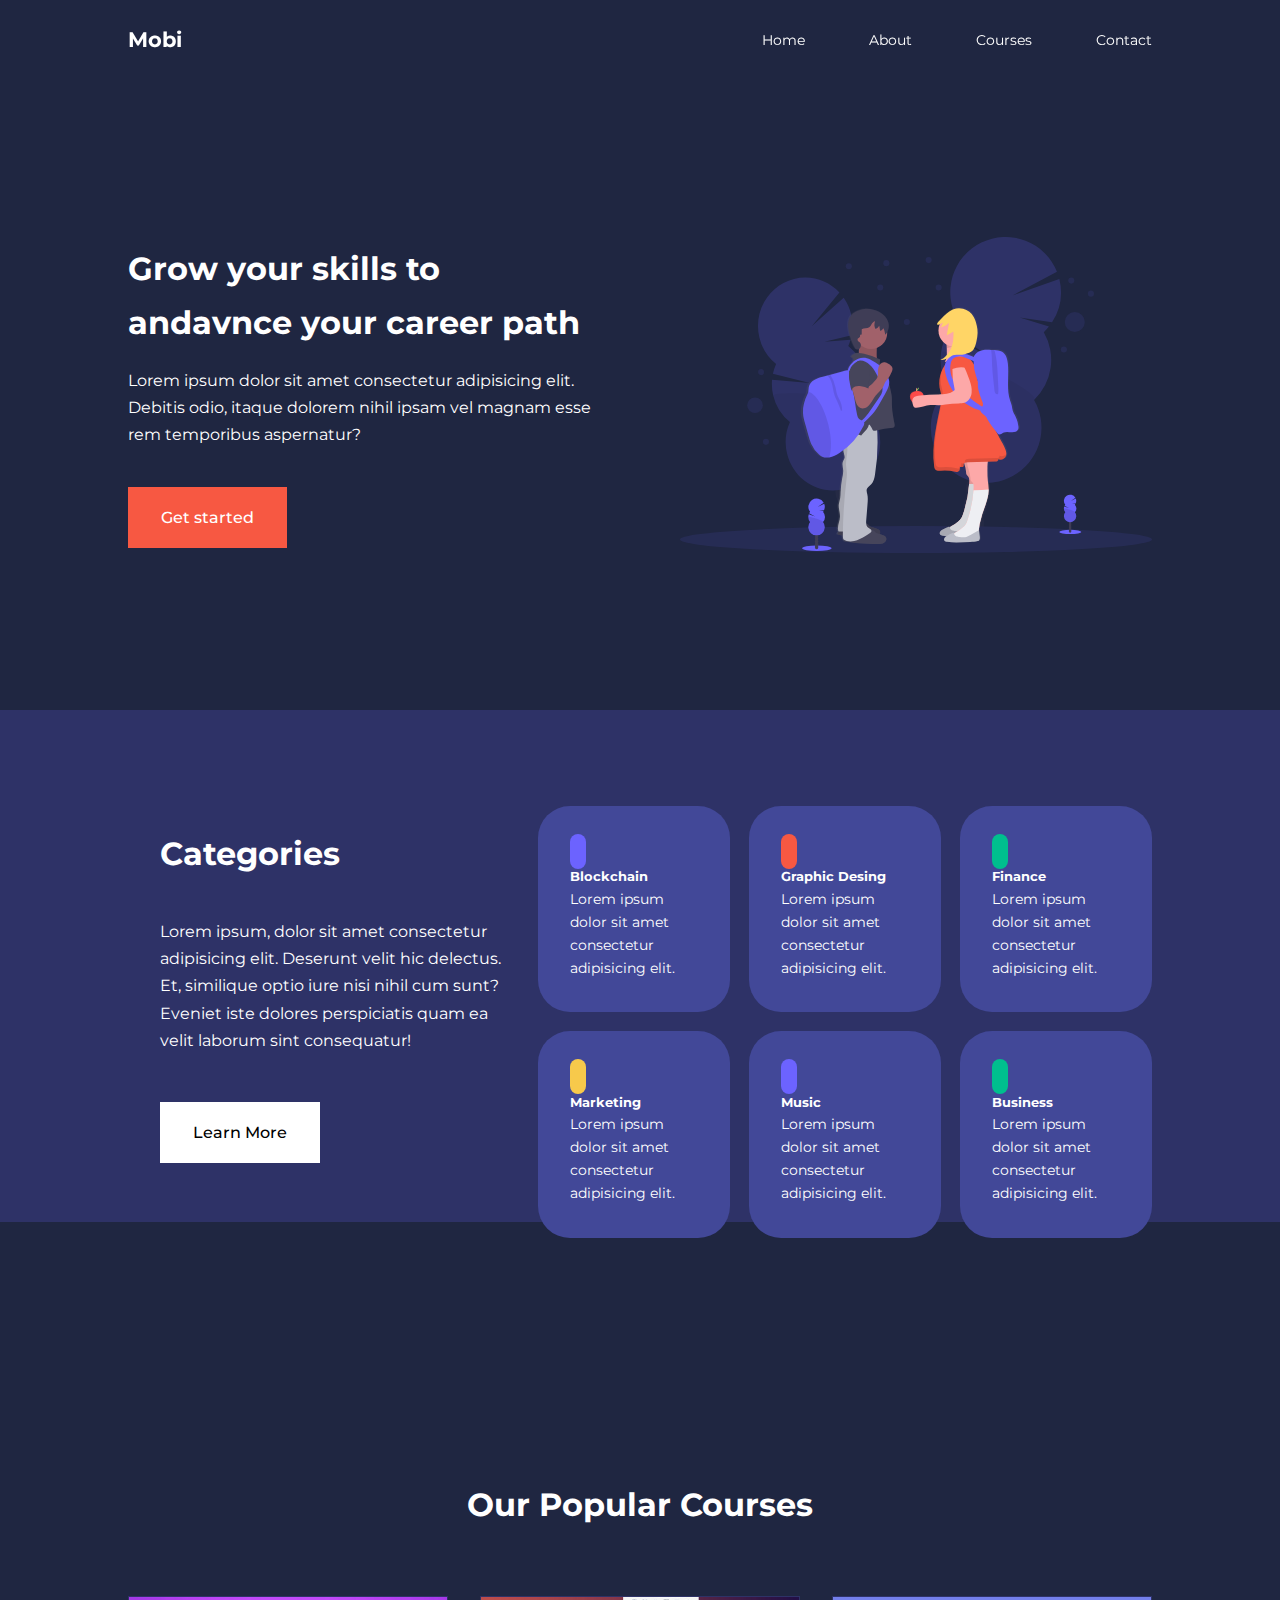
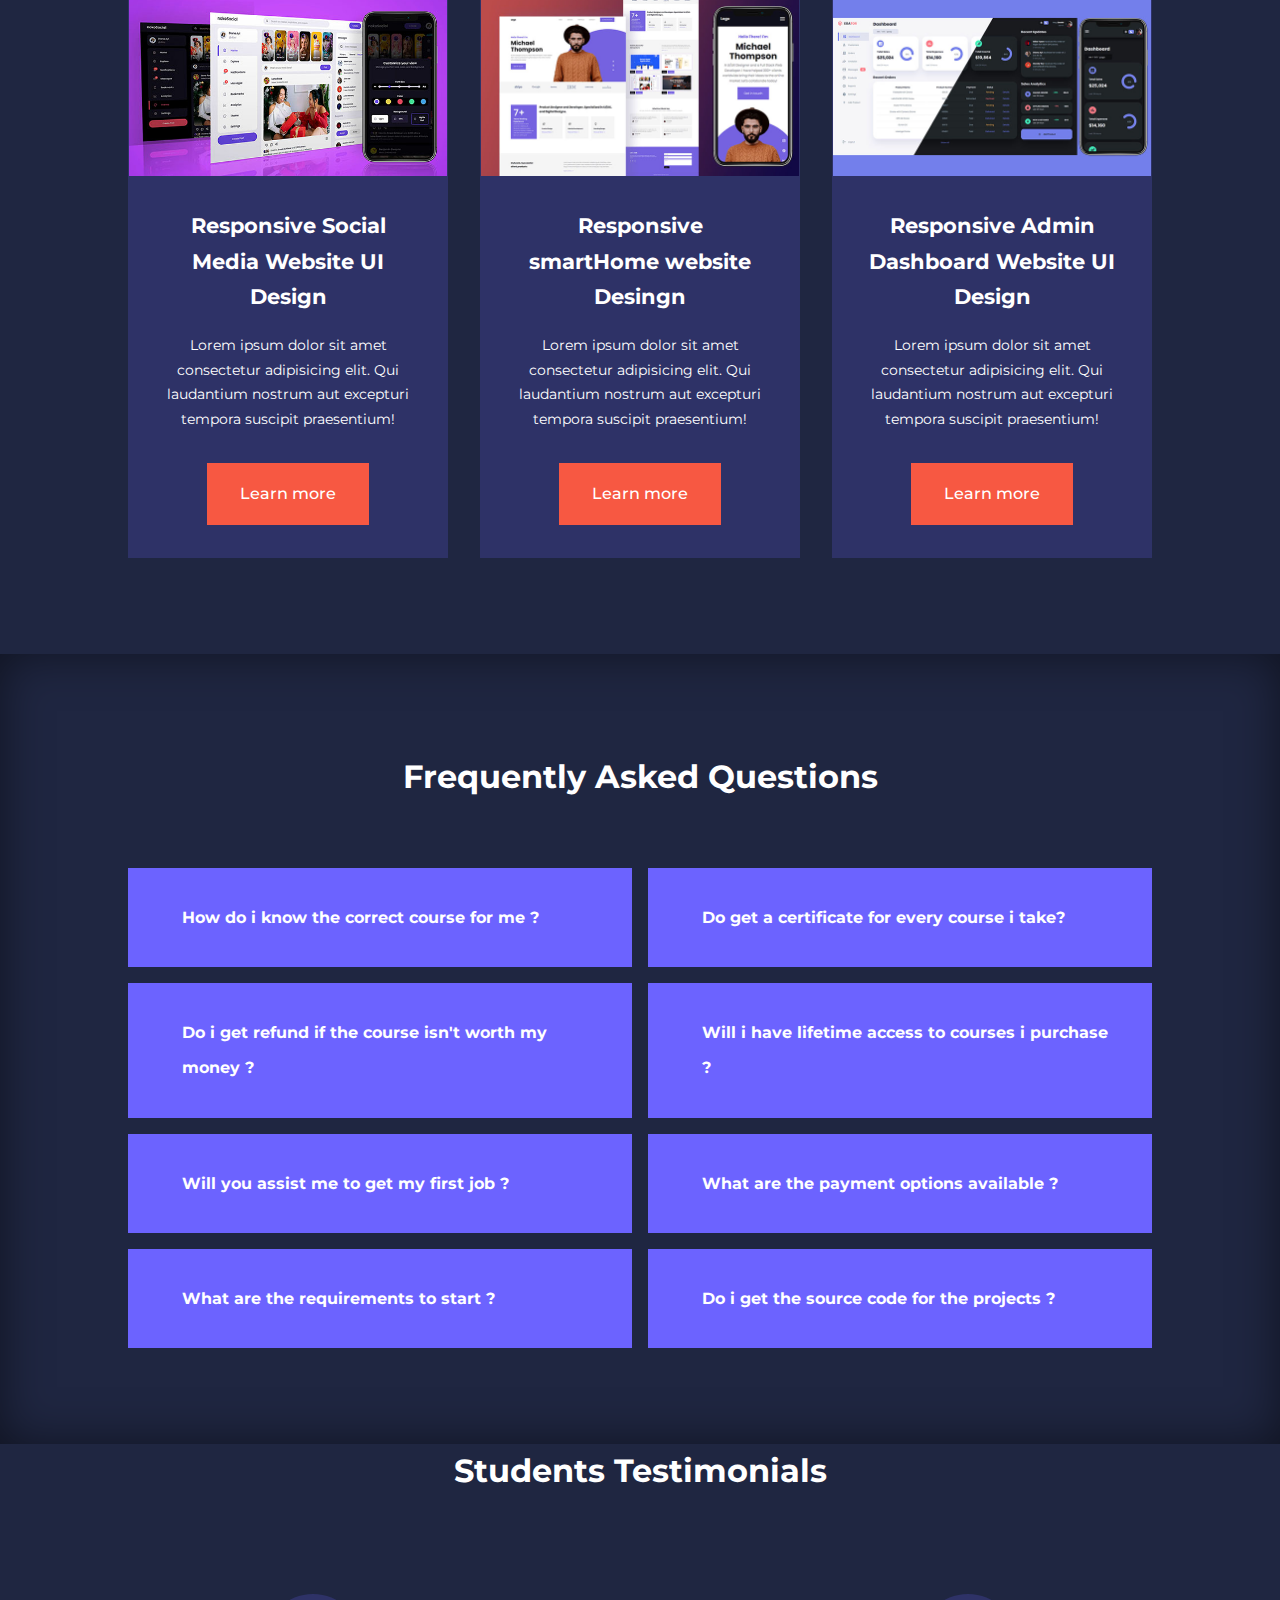
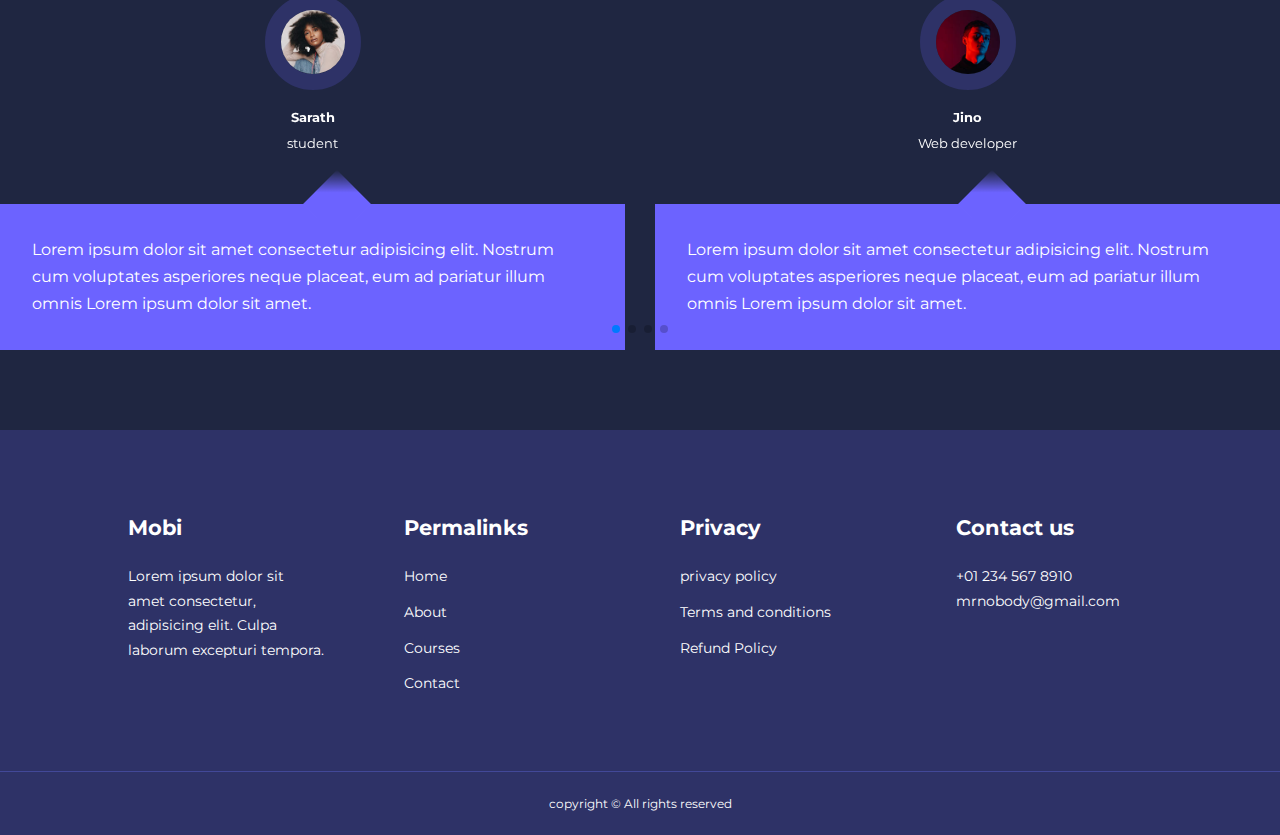
<file: Html/index.html>
<!DOCTYPE html>
<html lang="en">
  <head>
    <meta charset="UTF-8" />
    <meta name="viewport" content="width=device-width, initial-scale=1.0" />
    <title>School website</title>
    <link rel="stylesheet" href="/css/style.css" />
    <link
      rel="stylesheet"
      href="https://unicons.iconscout.com/release/v4.0.8/css/line.css"
    />
    <link
      rel="stylesheet"
      href="https://cdn.jsdelivr.net/npm/swiper@9/swiper-bundle.min.css"
    />
  </head>
  <body>
    <!-- nav section starts here -->
    <nav>
      <div class="container nav__container">
        <a href="index.html"><h4>Mobi</h4></a>
        <ul class="nav__menu">
          <li><a href="index.html">Home</a></li>
          <li><a href="about.html">About</a></li>
          <li><a href="courses.html">Courses</a></li>
          <li><a href="contact.html">Contact</a></li>
        </ul>
        <button id="open-menu-btn"><i class="uil uil-bars"></i></button>
        <button id="close-menu-btn"><i class="uil uil-multiply"></i></button>
      </div>
    </nav>

    <!-- nav section ends here -->

    <!-- header section starts here -->

    <header>
      <div class="container header_container">
        <div class="header_left">
          <h1>Grow your skills to andavnce your career path</h1>
          <p>
            Lorem ipsum dolor sit amet consectetur adipisicing elit. Debitis
            odio, itaque dolorem nihil ipsam vel magnam esse rem temporibus
            aspernatur?
          </p>
          <a href="courses.html" class="btn btn-primary">Get started</a>
        </div>
        <div class="header_right">
          <div class="headera_right-image">
            <img src="/images/header.svg" alt="" />
          </div>
        </div>
      </div>
    </header>

    <!-- header section end here -->

    <!-- categorie section starts here  -->

    <section class="categories">
      <div class="container categories_container">
        <div class="categories_left">
          <h1>Categories</h1>
          <p>
            Lorem ipsum, dolor sit amet consectetur adipisicing elit. Deserunt
            velit hic delectus. Et, similique optio iure nisi nihil cum sunt?
            Eveniet iste dolores perspiciatis quam ea velit laborum sint
            consequatur!
          </p>
          <a href="#" class="btn">Learn More</a>
        </div>

        <div class="categories_right">
          <article class="category">
            <span class="category_icon"
              ><i class="uil uil-bitcoin-circle"></i
            ></span>
            <h5>Blockchain</h5>
            <p>Lorem ipsum dolor sit amet consectetur adipisicing elit.</p>
          </article>

          <article class="category">
            <span class="category_icon"><i class="uil uil-palette"></i></span>
            <h5>Graphic Desing</h5>
            <p>Lorem ipsum dolor sit amet consectetur adipisicing elit.</p>
          </article>

          <article class="category">
            <span class="category_icon"
              ><i class="uil uil-usd-circle"></i
            ></span>
            <h5>Finance</h5>
            <p>Lorem ipsum dolor sit amet consectetur adipisicing elit.</p>
          </article>

          <article class="category">
            <span class="category_icon"><i class="uil uil-megaphone"></i></span>
            <h5>Marketing</h5>
            <p>Lorem ipsum dolor sit amet consectetur adipisicing elit.</p>
          </article>

          <article class="category">
            <span class="category_icon"><i class="uil uil-music"></i></span>
            <h5>Music</h5>
            <p>Lorem ipsum dolor sit amet consectetur adipisicing elit.</p>
          </article>

          <article class="category">
            <span class="category_icon"
              ><i class="uil uil-puzzle-piece"></i
            ></span>
            <h5>Business</h5>
            <p>Lorem ipsum dolor sit amet consectetur adipisicing elit.</p>
          </article>
        </div>
      </div>
    </section>

    <!-- category section ends here -->

    <!-- courses section starts here -->

    <section class="courses">
      <h2>Our Popular Courses</h2>
      <div class="container course_container">
        <article class="course">
          <div class="course_image">
            <img src="/images/course1.jpg" alt="" />
          </div>
          <div class="course_info">
            <h4>Responsive Social Media Website UI Design</h4>
            <p>
              Lorem ipsum dolor sit amet consectetur adipisicing elit. Qui
              laudantium nostrum aut excepturi tempora suscipit praesentium!
            </p>
            <a href="courses.html" class="btn btn-primary">Learn more</a>
          </div>
        </article>

        <article class="course">
          <div class="course_image">
            <img src="/images/course2.jpg" alt="" />
          </div>
          <div class="course_info">
            <h4>Responsive smartHome website Desingn</h4>
            <p>
              Lorem ipsum dolor sit amet consectetur adipisicing elit. Qui
              laudantium nostrum aut excepturi tempora suscipit praesentium!
            </p>
            <a href="courses.html" class="btn btn-primary">Learn more</a>
          </div>
        </article>

        <article class="course">
          <div class="course_image">
            <img src="/images/course3.jpg" alt="" />
          </div>
          <div class="course_info">
            <h4>Responsive Admin Dashboard Website UI Design</h4>
            <p>
              Lorem ipsum dolor sit amet consectetur adipisicing elit. Qui
              laudantium nostrum aut excepturi tempora suscipit praesentium!
            </p>
            <a href="courses.html" class="btn btn-primary">Learn more</a>
          </div>
        </article>
      </div>
    </section>

    <!-- courses section ends here -->

    <!-- asked questions section starts here -->

    <section class="faqs">
      <h2>Frequently Asked Questions</h2>
      <div class="container faqs_container">
        <article class="faq">
          <div class="faq_icon"><i class="uil uil-plus"></i></div>
          <div class="question_answer">
            <h4>How do i know the correct course for me ?</h4>
            <p>
              Lorem ipsum dolor sit amet consectetur adipisicing elit. Qui ipsa
              nobis consequatur harum nesciunt, eveniet cumque inventore dolore
              suscipit earum neque velit quaerat tempora aliquam commodi, vitae
              ipsum, praesentium aliquid.
            </p>
          </div>
        </article>

        <article class="faq">
          <div class="faq_icon"><i class="uil uil-plus"></i></div>
          <div class="question_answer">
            <h4>Do get a certificate for every course i take?</h4>
            <p>
              Lorem ipsum dolor sit amet consectetur adipisicing elit. Qui ipsa
              nobis consequatur harum nesciunt, eveniet cumque inventore dolore
              suscipit earum neque velit quaerat tempora aliquam commodi, vitae
              ipsum, praesentium aliquid.
            </p>
          </div>
        </article>

        <article class="faq">
          <div class="faq_icon"><i class="uil uil-plus"></i></div>
          <div class="question_answer">
            <h4>Do i get refund if the course isn't worth my money ?</h4>
            <p>
              Lorem ipsum dolor sit amet consectetur adipisicing elit. Qui ipsa
              nobis consequatur harum nesciunt, eveniet cumque inventore dolore
              suscipit earum neque velit quaerat tempora aliquam commodi, vitae
              ipsum, praesentium aliquid.
            </p>
          </div>
        </article>

        <article class="faq">
          <div class="faq_icon"><i class="uil uil-plus"></i></div>
          <div class="question_answer">
            <h4>Will i have lifetime access to courses i purchase ?</h4>
            <p>
              Lorem ipsum dolor sit amet consectetur adipisicing elit. Qui ipsa
              nobis consequatur harum nesciunt, eveniet cumque inventore dolore
              suscipit earum neque velit quaerat tempora aliquam commodi, vitae
              ipsum, praesentium aliquid.
            </p>
          </div>
        </article>

        <article class="faq">
          <div class="faq_icon"><i class="uil uil-plus"></i></div>
          <div class="question_answer">
            <h4>Will you assist me to get my first job ?</h4>
            <p>
              Lorem ipsum dolor sit amet consectetur adipisicing elit. Qui ipsa
              nobis consequatur harum nesciunt, eveniet cumque inventore dolore
              suscipit earum neque velit quaerat tempora aliquam commodi, vitae
              ipsum, praesentium aliquid.
            </p>
          </div>
        </article>

        <article class="faq">
          <div class="faq_icon"><i class="uil uil-plus"></i></div>
          <div class="question_answer">
            <h4>What are the payment options available ?</h4>
            <p>
              Lorem ipsum dolor sit amet consectetur adipisicing elit. Qui ipsa
              nobis consequatur harum nesciunt, eveniet cumque inventore dolore
              suscipit earum neque velit quaerat tempora aliquam commodi, vitae
              ipsum, praesentium aliquid.
            </p>
          </div>
        </article>

        <article class="faq">
          <div class="faq_icon"><i class="uil uil-plus"></i></div>
          <div class="question_answer">
            <h4>What are the requirements to start ?</h4>
            <p>
              Lorem ipsum dolor sit amet consectetur adipisicing elit. Qui ipsa
              nobis consequatur harum nesciunt, eveniet cumque inventore dolore
              suscipit earum neque velit quaerat tempora aliquam commodi, vitae
              ipsum, praesentium aliquid.
            </p>
          </div>
        </article>

        <article class="faq">
          <div class="faq_icon"><i class="uil uil-plus"></i></div>
          <div class="question_answer">
            <h4>Do i get the source code for the projects ?</h4>
            <p>
              Lorem ipsum dolor sit amet consectetur adipisicing elit. Qui ipsa
              nobis consequatur harum nesciunt, eveniet cumque inventore dolore
              suscipit earum neque velit quaerat tempora aliquam commodi, vitae
              ipsum, praesentium aliquid.
            </p>
          </div>
        </article>
      </div>
    </section>

    <!-- asked questions section ends here -->

    <!-- testimonial section starts here -->

    <section class="testimonials_conatiner swiper mySwiper">
      <h2>Students Testimonials</h2>
      <div class="swiper-wrapper">
        <article class="testimonials swiper-slide">
          <div class="avatar">
            <img src="/images/avatar1.jpg" alt="" />
          </div>
          <div class="testimonial_info">
            <h5>Sarath</h5>
            <small>student</small>
          </div>
          <div class="testimonial_body">
            <p>
              Lorem ipsum dolor sit amet consectetur adipisicing elit. Nostrum
              cum voluptates asperiores neque placeat, eum ad pariatur illum
              omnis Lorem ipsum dolor sit amet.
            </p>
          </div>
        </article>

        <article class="testimonials swiper-slide">
          <div class="avatar">
            <img src="/images/avatar2.jpg" alt="" />
          </div>
          <div class="testimonial_info">
            <h5>Jino</h5>
            <small>Web developer</small>
          </div>
          <div class="testimonial_body">
            <p>
              Lorem ipsum dolor sit amet consectetur adipisicing elit. Nostrum
              cum voluptates asperiores neque placeat, eum ad pariatur illum
              omnis Lorem ipsum dolor sit amet.
            </p>
          </div>
        </article>

        <article class="testimonials swiper-slide">
          <div class="avatar">
            <img src="/images/avatar3.jpg" alt="" />
          </div>
          <div class="testimonial_info">
            <h5>Mobi</h5>
            <small>student</small>
          </div>
          <div class="testimonial_body">
            <p>
              Lorem ipsum dolor sit amet consectetur adipisicing elit. Nostrum
              cum voluptates asperiores neque placeat, eum ad pariatur illum
              omnis Lorem ipsum dolor sit amet.
            </p>
          </div>
        </article>

        <article class="testimonials swiper-slide">
          <div class="avatar">
            <img src="/images/avatar4.jpg" alt="" />
          </div>
          <div class="testimonial_info">
            <h5>Monu</h5>
            <small>student</small>
          </div>
          <div class="testimonial_body">
            <p>
              Lorem ipsum dolor sit amet consectetur adipisicing elit. Nostrum
              cum voluptates asperiores neque placeat, eum ad pariatur illum
              omnis Lorem ipsum dolor sit amet.
            </p>
          </div>
        </article>

        <article class="testimonials swiper-slide">
          <div class="avatar">
            <img src="/images/avatar5.jpg" alt="" />
          </div>
          <div class="testimonial_info">
            <h5>Maria</h5>
            <small>student</small>
          </div>
          <div class="testimonial_body">
            <p>
              Lorem ipsum dolor sit amet consectetur adipisicing elit. Nostrum
              cum voluptates asperiores neque placeat, eum ad pariatur illum
              omnis Lorem ipsum dolor sit amet.
            </p>
          </div>
        </article>
      </div>
      <div class="swiper-pagination"></div>
    </section>

    <!-- testimonials section ends here -->

    <!-- footer section starts here -->

    <footer>
      <div class="container footer_container">
        <div class="footer_1">
          <a href="index.html" class="footer_logo"><h4>Mobi</h4></a>
          <p>
            Lorem ipsum dolor sit amet consectetur, adipisicing elit. Culpa
            laborum excepturi tempora.
          </p>
        </div>
        <div class="footer_2">
          <h4>Permalinks</h4>
          <ul class="permalinks">
            <li><a href="index.html">Home</a></li>
            <li><a href="about.html">About</a></li>
            <li><a href="courses.html">Courses</a></li>
            <li><a href="contact.html">Contact</a></li>
          </ul>
        </div>
        <div class="footer_3">
          <h4>Privacy</h4>
          <ul class="privacy">
            <li><a href="#">privacy policy</a></li>
            <li><a href="#">Terms and conditions</a></li>
            <li><a href="#">Refund Policy</a></li>
          </ul>
        </div>

        <div class="footer_4">
          <h4>Contact us</h4>
          <p>+01 234 567 8910</p>
          <p>mrnobody@gmail.com</p>

          <ul class="footer_socials">
            <li>
              <a href="#"><i class="uil uil-facebook-f"></i></a>
            </li>
            <li>
              <a href="#"><i class="uil uil-instagram-alt"></i></a>
            </li>
            <li>
              <a href="#"><i class="uil uil-twitter"></i></a>
            </li>
            <li>
              <a href="#"><i class="uil uil-linkedin-alt"></i></a>
            </li>
          </ul>
        </div>
      </div>
      <div class="footer_copyright">
        <small> copyright &copy; All rights reserved</small>
      </div>
    </footer>
    <!-- footer section ends here -->

    <script src="https://cdn.jsdelivr.net/npm/swiper@9/swiper-bundle.min.js"></script>
    <script src="/main.js"></script>

    <script>
      var swiper = new Swiper(".mySwiper", {
        slidesPerView: 1,
        spaceBetween: 30,
        pagination: {
          el: ".swiper-pagination",
          clickable: true,
        },
        breakpoints: {
          600: {
            slidesPerView: 2,
          },
        },
      });
    </script>
  </body>
</html>
</file>
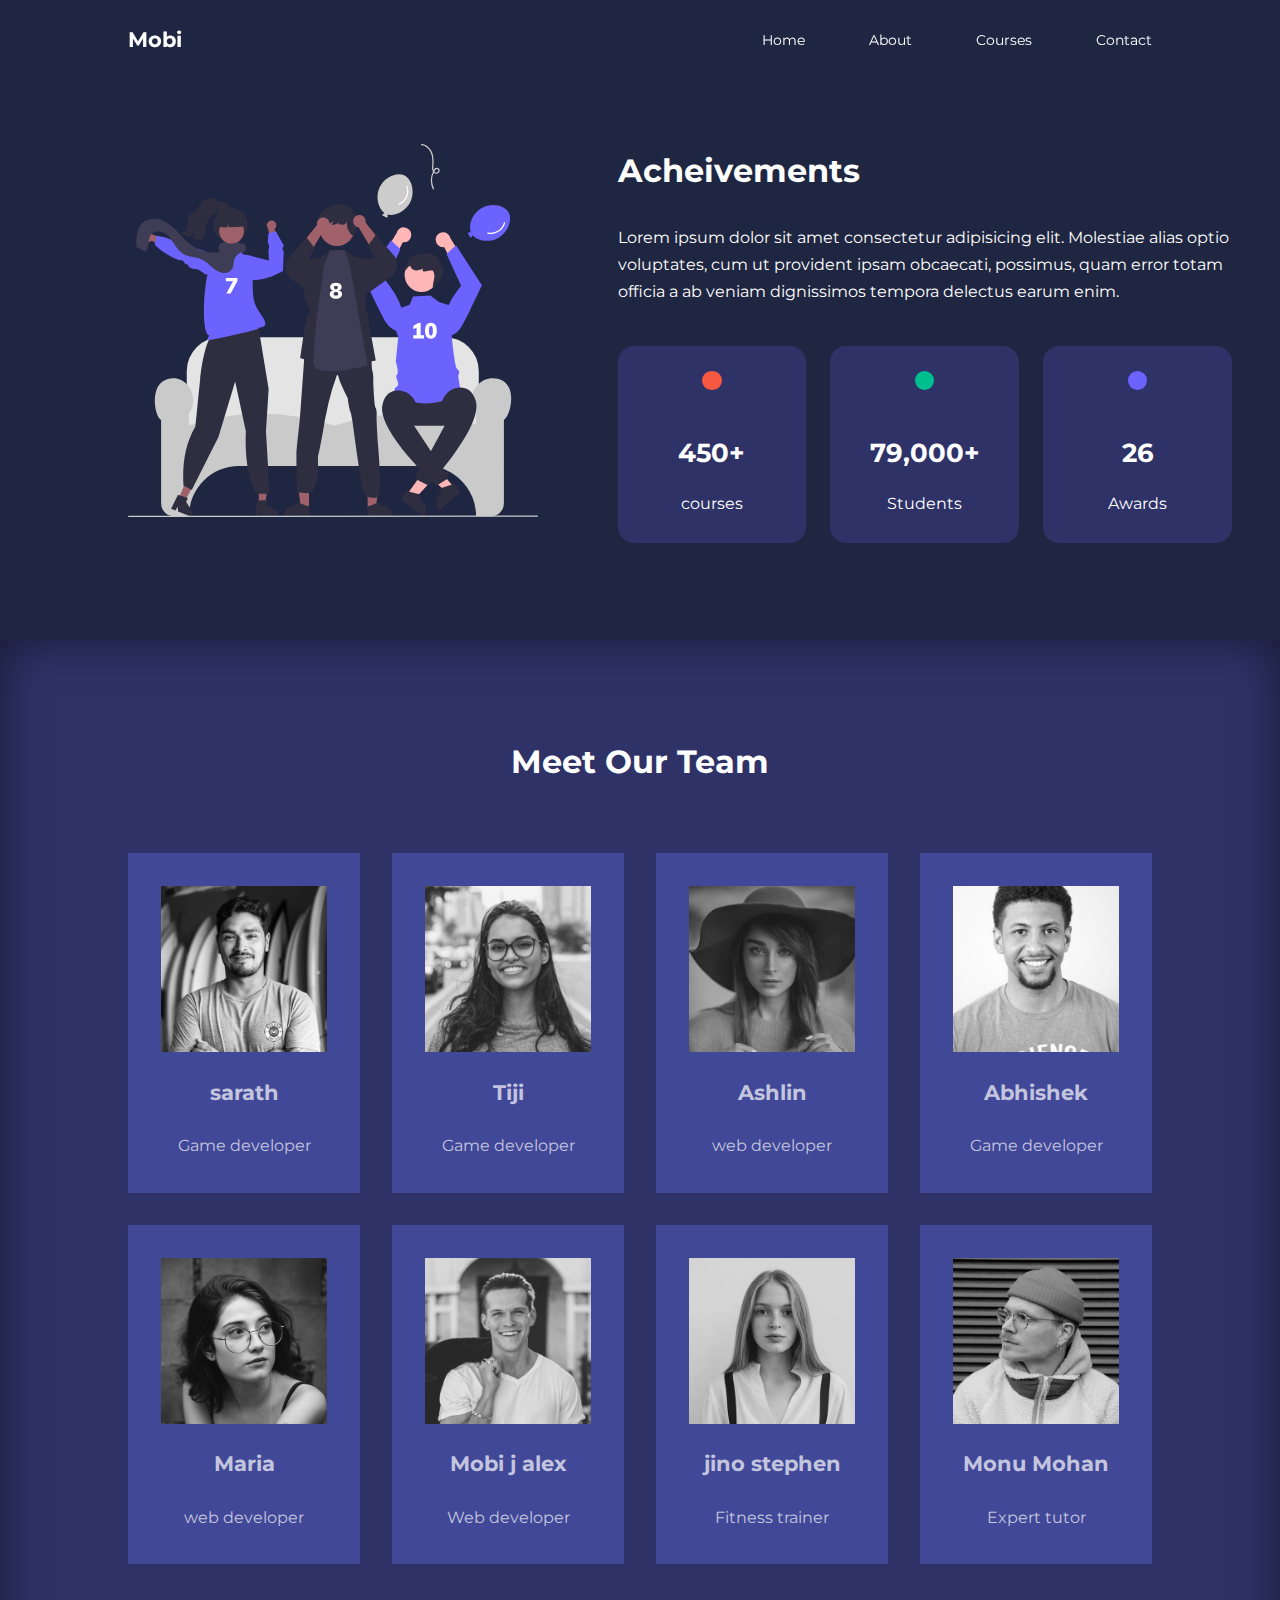
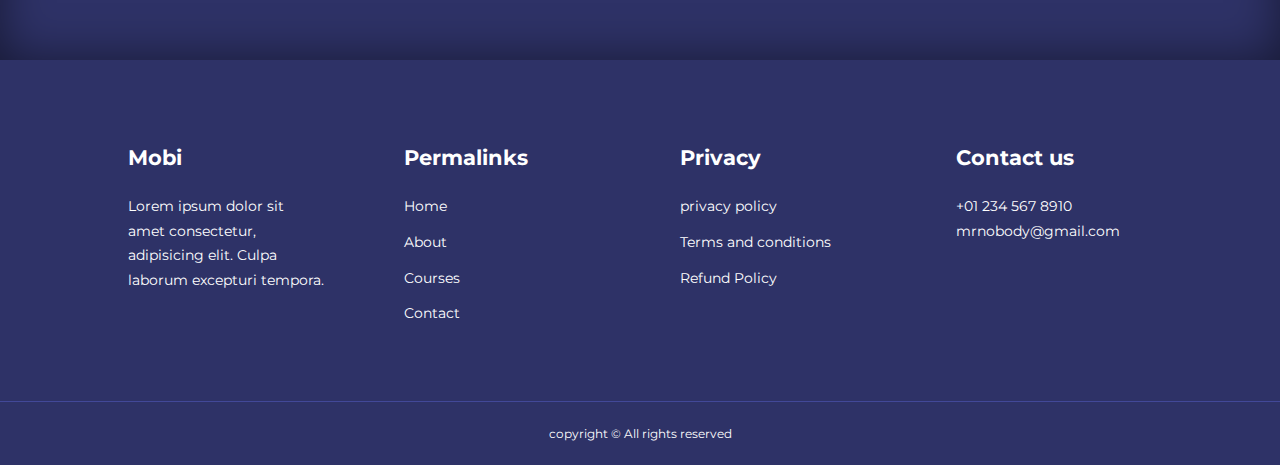
<file: Html/about.html>
<!DOCTYPE html>
<html lang="en">
  <head>
    <meta charset="UTF-8" />
    <meta name="viewport" content="width=device-width, initial-scale=1.0" />
    <title>School website</title>
    <link rel="stylesheet" href="/css/style.css" />
    <link rel="stylesheet" href="/css/about.css" />
    <link
      rel="stylesheet"
      href="https://unicons.iconscout.com/release/v4.0.8/css/line.css"
    />
  </head>
  <body>
    <!-- nav section starts here -->
    <nav>
      <div class="container nav__container">
        <a href="index.html"><h4>Mobi</h4></a>
        <ul class="nav__menu">
          <li><a href="index.html">Home</a></li>
          <li><a href="about.html">About</a></li>
          <li><a href="courses.html">Courses</a></li>
          <li><a href="contact.html">Contact</a></li>
        </ul>
        <button id="open-menu-btn"><i class="uil uil-bars"></i></button>
        <button id="close-menu-btn"><i class="uil uil-multiply"></i></button>
      </div>
    </nav>

    <!-- nav section ends here -->

    <!-- achivements section starts here -->

    <section class="about_acheivements">
      <div class="container about_acheivements-container">
        <div class="about_acheivements-left">
          <img src="/images/about achievements.svg" alt="" />
        </div>
        <div class="about_acheivements-right">
          <h1>Acheivements</h1>
          <p>
            Lorem ipsum dolor sit amet consectetur adipisicing elit. Molestiae
            alias optio voluptates, cum ut provident ipsam obcaecati, possimus,
            quam error totam officia a ab veniam dignissimos tempora delectus
            earum enim.
          </p>
          <div class="acheivements_cards">
            <article class="acheivement_card">
              <span class="acheivement_icon">
                <i class="uil uil-video"></i>
              </span>
              <h3>450+</h3>
              <p>courses</p>
            </article>
            <article class="acheivement_card">
              <span class="acheivement_icon">
                <i class="uil uil-users-alt"></i>
              </span>
              <h3>79,000+</h3>
              <p>Students</p>
            </article>
            <article class="acheivement_card">
              <span class="acheivement_icon">
                <i class="uil uil-trophy"></i>
              </span>
              <h3>26</h3>
              <p>Awards</p>
            </article>
          </div>
        </div>
      </div>
    </section>

    <!-- achivements section ends here -->

    <!-- team section starts here -->

    <section class="team">
      <h2>Meet Our Team</h2>
      <div class="container team_container">
        <article class="team_member">
          <div class="team_member-image">
            <img src="/images/tm1.jpg" alt="" />
          </div>
          <div class="team_member-info">
            <h4>sarath</h4>
            <p>Game developer</p>
          </div>
          <div class="team_member-socials">
            <a href="https://instagram.com" target="_blank"
              ><i class="uil uil-instagram"></i
            ></a>
            <a href="https://twitter.com" target="_blank"
              ><i class="uil uil-twitter-alt"></i
            ></a>
            <a href="https://linkedin.com" target="_blank"
              ><i class="uil uil-linkedin-alt"></i
            ></a>
          </div>
        </article>
        <article class="team_member">
          <div class="team_member-image">
            <img src="/images/tm2.jpg" alt="" />
          </div>
          <div class="team_member-info">
            <h4>Tiji</h4>
            <p>Game developer</p>
          </div>
          <div class="team_member-socials">
            <a href="https://instagram.com" target="_blank"
              ><i class="uil uil-instagram"></i
            ></a>
            <a href="https://twitter.com" target="_blank"
              ><i class="uil uil-twitter-alt"></i
            ></a>
            <a href="https://linkedin.com" target="_blank"
              ><i class="uil uil-linkedin-alt"></i
            ></a>
          </div>
        </article>
        <article class="team_member">
          <div class="team_member-image">
            <img src="/images/tm3.jpg" alt="" />
          </div>
          <div class="team_member-info">
            <h4>Ashlin</h4>
            <p>web developer</p>
          </div>
          <div class="team_member-socials">
            <a href="https://instagram.com" target="_blank"
              ><i class="uil uil-instagram"></i
            ></a>
            <a href="https://twitter.com" target="_blank"
              ><i class="uil uil-twitter-alt"></i
            ></a>
            <a href="https://linkedin.com" target="_blank"
              ><i class="uil uil-linkedin-alt"></i
            ></a>
          </div>
        </article>
        <article class="team_member">
          <div class="team_member-image">
            <img src="/images/tm4.jpg" alt="" />
          </div>
          <div class="team_member-info">
            <h4>Abhishek</h4>
            <p>Game developer</p>
          </div>
          <div class="team_member-socials">
            <a href="https://instagram.com" target="_blank"
              ><i class="uil uil-instagram"></i
            ></a>
            <a href="https://twitter.com" target="_blank"
              ><i class="uil uil-twitter-alt"></i
            ></a>
            <a href="https://linkedin.com" target="_blank"
              ><i class="uil uil-linkedin-alt"></i
            ></a>
          </div>
        </article>
        <article class="team_member">
          <div class="team_member-image">
            <img src="/images/tm5.jpg" alt="" />
          </div>
          <div class="team_member-info">
            <h4>Maria</h4>
            <p>web developer</p>
          </div>
          <div class="team_member-socials">
            <a href="https://instagram.com" target="_blank"
              ><i class="uil uil-instagram"></i
            ></a>
            <a href="https://twitter.com" target="_blank"
              ><i class="uil uil-twitter-alt"></i
            ></a>
            <a href="https://linkedin.com" target="_blank"
              ><i class="uil uil-linkedin-alt"></i
            ></a>
          </div>
        </article>
        <article class="team_member">
          <div class="team_member-image">
            <img src="/images/tm6.jpg" alt="" />
          </div>
          <div class="team_member-info">
            <h4>Mobi j alex</h4>
            <p>Web developer</p>
          </div>
          <div class="team_member-socials">
            <a href="https://instagram.com" target="_blank"
              ><i class="uil uil-instagram"></i
            ></a>
            <a href="https://twitter.com" target="_blank"
              ><i class="uil uil-twitter-alt"></i
            ></a>
            <a href="https://linkedin.com" target="_blank"
              ><i class="uil uil-linkedin-alt"></i
            ></a>
          </div>
        </article>
        <article class="team_member">
          <div class="team_member-image">
            <img src="/images/tm7.jpg" alt="" />
          </div>
          <div class="team_member-info">
            <h4>jino stephen</h4>
            <p>Fitness trainer</p>
          </div>
          <div class="team_member-socials">
            <a href="https://instagram.com" target="_blank"
              ><i class="uil uil-instagram"></i
            ></a>
            <a href="https://twitter.com" target="_blank"
              ><i class="uil uil-twitter-alt"></i
            ></a>
            <a href="https://linkedin.com" target="_blank"
              ><i class="uil uil-linkedin-alt"></i
            ></a>
          </div>
        </article>
        <article class="team_member">
          <div class="team_member-image">
            <img src="/images/tm8.jpg" alt="" />
          </div>
          <div class="team_member-info">
            <h4>Monu Mohan</h4>
            <p>Expert tutor</p>
          </div>
          <div class="team_member-socials">
            <a href="https://instagram.com" target="_blank"
              ><i class="uil uil-instagram"></i
            ></a>
            <a href="https://twitter.com" target="_blank"
              ><i class="uil uil-twitter-alt"></i
            ></a>
            <a href="https://linkedin.com" target="_blank"
              ><i class="uil uil-linkedin-alt"></i
            ></a>
          </div>
        </article>
      </div>
    </section>

    <!-- team section starts here -->

    <!-- footer section starts here -->

    <footer>
      <div class="container footer_container">
        <div class="footer_1">
          <a href="index.html" class="footer_logo"><h4>Mobi</h4></a>
          <p>
            Lorem ipsum dolor sit amet consectetur, adipisicing elit. Culpa
            laborum excepturi tempora.
          </p>
        </div>
        <div class="footer_2">
          <h4>Permalinks</h4>
          <ul class="permalinks">
            <li><a href="index.html">Home</a></li>
            <li><a href="about.html">About</a></li>
            <li><a href="courses.html">Courses</a></li>
            <li><a href="contact.html">Contact</a></li>
          </ul>
        </div>
        <div class="footer_3">
          <h4>Privacy</h4>
          <ul class="privacy">
            <li><a href="#">privacy policy</a></li>
            <li><a href="#">Terms and conditions</a></li>
            <li><a href="#">Refund Policy</a></li>
          </ul>
        </div>

        <div class="footer_4">
          <h4>Contact us</h4>
          <p>+01 234 567 8910</p>
          <p>mrnobody@gmail.com</p>

          <ul class="footer_socials">
            <li>
              <a href="#"><i class="uil uil-facebook-f"></i></a>
            </li>
            <li>
              <a href="#"><i class="uil uil-instagram-alt"></i></a>
            </li>
            <li>
              <a href="#"><i class="uil uil-twitter"></i></a>
            </li>
            <li>
              <a href="#"><i class="uil uil-linkedin-alt"></i></a>
            </li>
          </ul>
        </div>
      </div>
      <div class="footer_copyright">
        <small> copyright &copy; All rights reserved</small>
      </div>
    </footer>
    <!-- footer section ends here -->

    <script src="https://cdn.jsdelivr.net/npm/swiper@9/swiper-bundle.min.js"></script>
    <script src="/main.js"></script>
  </body>
</html>
</file>
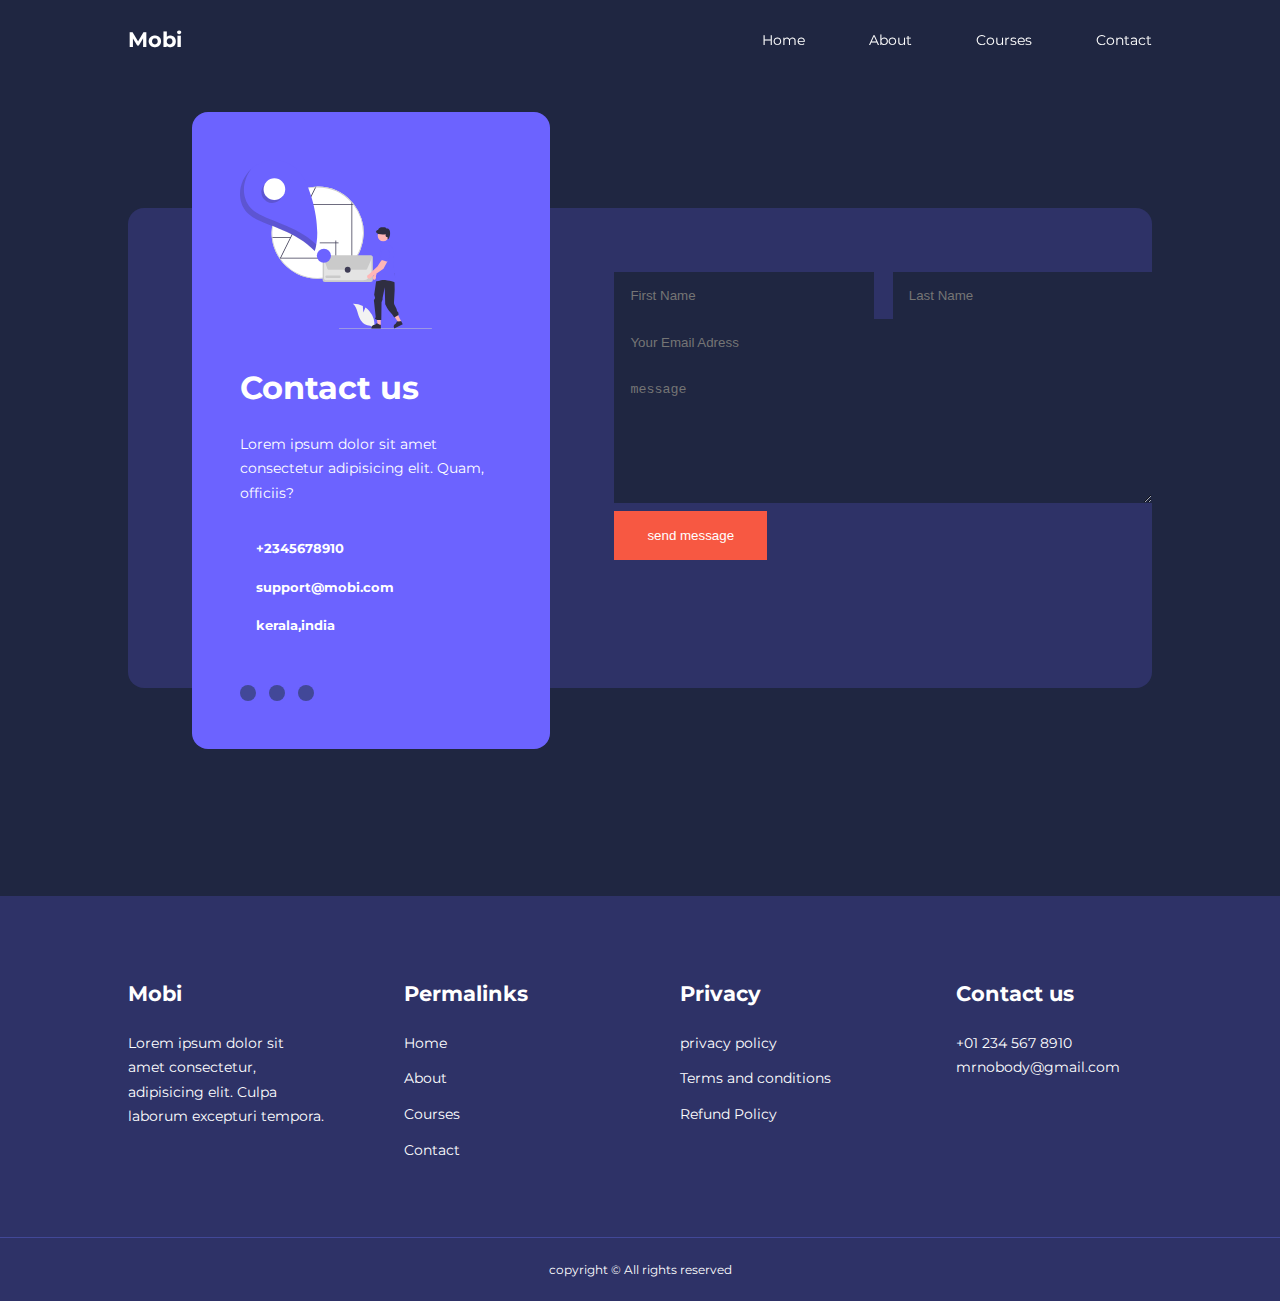
<file: Html/contact.html>
<!DOCTYPE html>
<html lang="en">
  <head>
    <meta charset="UTF-8" />
    <meta name="viewport" content="width=device-width, initial-scale=1.0" />
    <title>School website</title>
    <link rel="stylesheet" href="/css/style.css" />
    <link rel="stylesheet" href="/css/contact.css" />
    <style>
      .courses {
        margin-top: 1rem;
      }
    </style>
    <link
      rel="stylesheet"
      href="https://unicons.iconscout.com/release/v4.0.8/css/line.css"
    />
    <link
      rel="stylesheet"
      href="https://cdn.jsdelivr.net/npm/swiper@9/swiper-bundle.min.css"
    />
  </head>
  <body>
    <!-- nav section starts here -->
    <nav>
      <div class="container nav__container">
        <a href="index.html"><h4>Mobi</h4></a>
        <ul class="nav__menu">
          <li><a href="index.html">Home</a></li>
          <li><a href="about.html">About</a></li>
          <li><a href="courses.html">Courses</a></li>
          <li><a href="contact.html">Contact</a></li>
        </ul>
        <button id="open-menu-btn"><i class="uil uil-bars"></i></button>
        <button id="close-menu-btn"><i class="uil uil-multiply"></i></button>
      </div>
    </nav>

    <!-- nav section ends here -->

    <section class="contact">
      <div class="container contact_container">
        <aside class="contact_aside">
          <div class="aside_image">
            <img src="/images/contact.svg" alt="" />
          </div>
          <h2>Contact us</h2>
          <p>
            Lorem ipsum dolor sit amet consectetur adipisicing elit. Quam,
            officiis?
          </p>
          <ul class="contact_details">
            <li>
              <i class="uil uil-phone-times"></i>
              <h5>+2345678910</h5>
            </li>
            <li>
              <i class="uil uil-envelope"></i>
              <h5>support@mobi.com</h5>
            </li>
            <li>
              <i class="uil uil-location-point"></i>
              <h5>kerala,india</h5>
            </li>
          </ul>
          <ul class="contact_socials">
            <a href="https://instagram.com" target="_blank"
              ><i class="uil uil-instagram"></i
            ></a>
            <a href="https://twitter.com" target="_blank"
              ><i class="uil uil-twitter-alt"></i
            ></a>
            <a href="https://linkedin.com" target="_blank"
              ><i class="uil uil-linkedin-alt"></i
            ></a>
          </ul>
        </aside>
        <form
          action="https://formspree.io/f/mrgvndon"
          method="POST"
          ="contact_form"
        >
          <div class="form_name">
            <input
              type="text"
              name="First Name"
              placeholder="First Name"
              required
            />
            <input
              type="text"
              name="Last Name"
              placeholder="Last Name"
              required
            />
          </div>
          <input
            type="email"
            name="Email Adress"
            placeholder="Your Email Adress"
            required
          />
          <textarea name="message" rows="7" placeholder="message"></textarea>
          <button type="submit" class="btn btn-primary">send message</button>
        </form>
      </div>
    </section>

    <!-- footer section starts here -->
    <footer>
      <div class="container footer_container">
        <div class="footer_1">
          <a href="index.html" class="footer_logo"><h4>Mobi</h4></a>
          <p>
            Lorem ipsum dolor sit amet consectetur, adipisicing elit. Culpa
            laborum excepturi tempora.
          </p>
        </div>
        <div class="footer_2">
          <h4>Permalinks</h4>
          <ul class="permalinks">
            <li><a href="index.html">Home</a></li>
            <li><a href="about.html">About</a></li>
            <li><a href="courses.html">Courses</a></li>
            <li><a href="contact.html">Contact</a></li>
          </ul>
        </div>
        <div class="footer_3">
          <h4>Privacy</h4>
          <ul class="privacy">
            <li><a href="#">privacy policy</a></li>
            <li><a href="#">Terms and conditions</a></li>
            <li><a href="#">Refund Policy</a></li>
          </ul>
        </div>

        <div class="footer_4">
          <h4>Contact us</h4>
          <p>+01 234 567 8910</p>
          <p>mrnobody@gmail.com</p>

          <ul class="footer_socials">
            <li>
              <a href="#"><i class="uil uil-facebook-f"></i></a>
            </li>
            <li>
              <a href="#"><i class="uil uil-instagram-alt"></i></a>
            </li>
            <li>
              <a href="#"><i class="uil uil-twitter"></i></a>
            </li>
            <li>
              <a href="#"><i class="uil uil-linkedin-alt"></i></a>
            </li>
          </ul>
        </div>
      </div>
      <div class="footer_copyright">
        <small> copyright &copy; All rights reserved</small>
      </div>
    </footer>
    <!-- footer section ends here -->

    <script src="https://cdn.jsdelivr.net/npm/swiper@9/swiper-bundle.min.js"></script>
    <script src="/main.js"></script>

    <script>
      var swiper = new Swiper(".mySwiper", {
        slidesPerView: 1,
        spaceBetween: 30,
        pagination: {
          el: ".swiper-pagination",
          clickable: true,
        },
        breakpoints: {
          600: {
            slidesPerView: 2,
          },
        },
      });
    </script>
  </body>
</html>
</file>
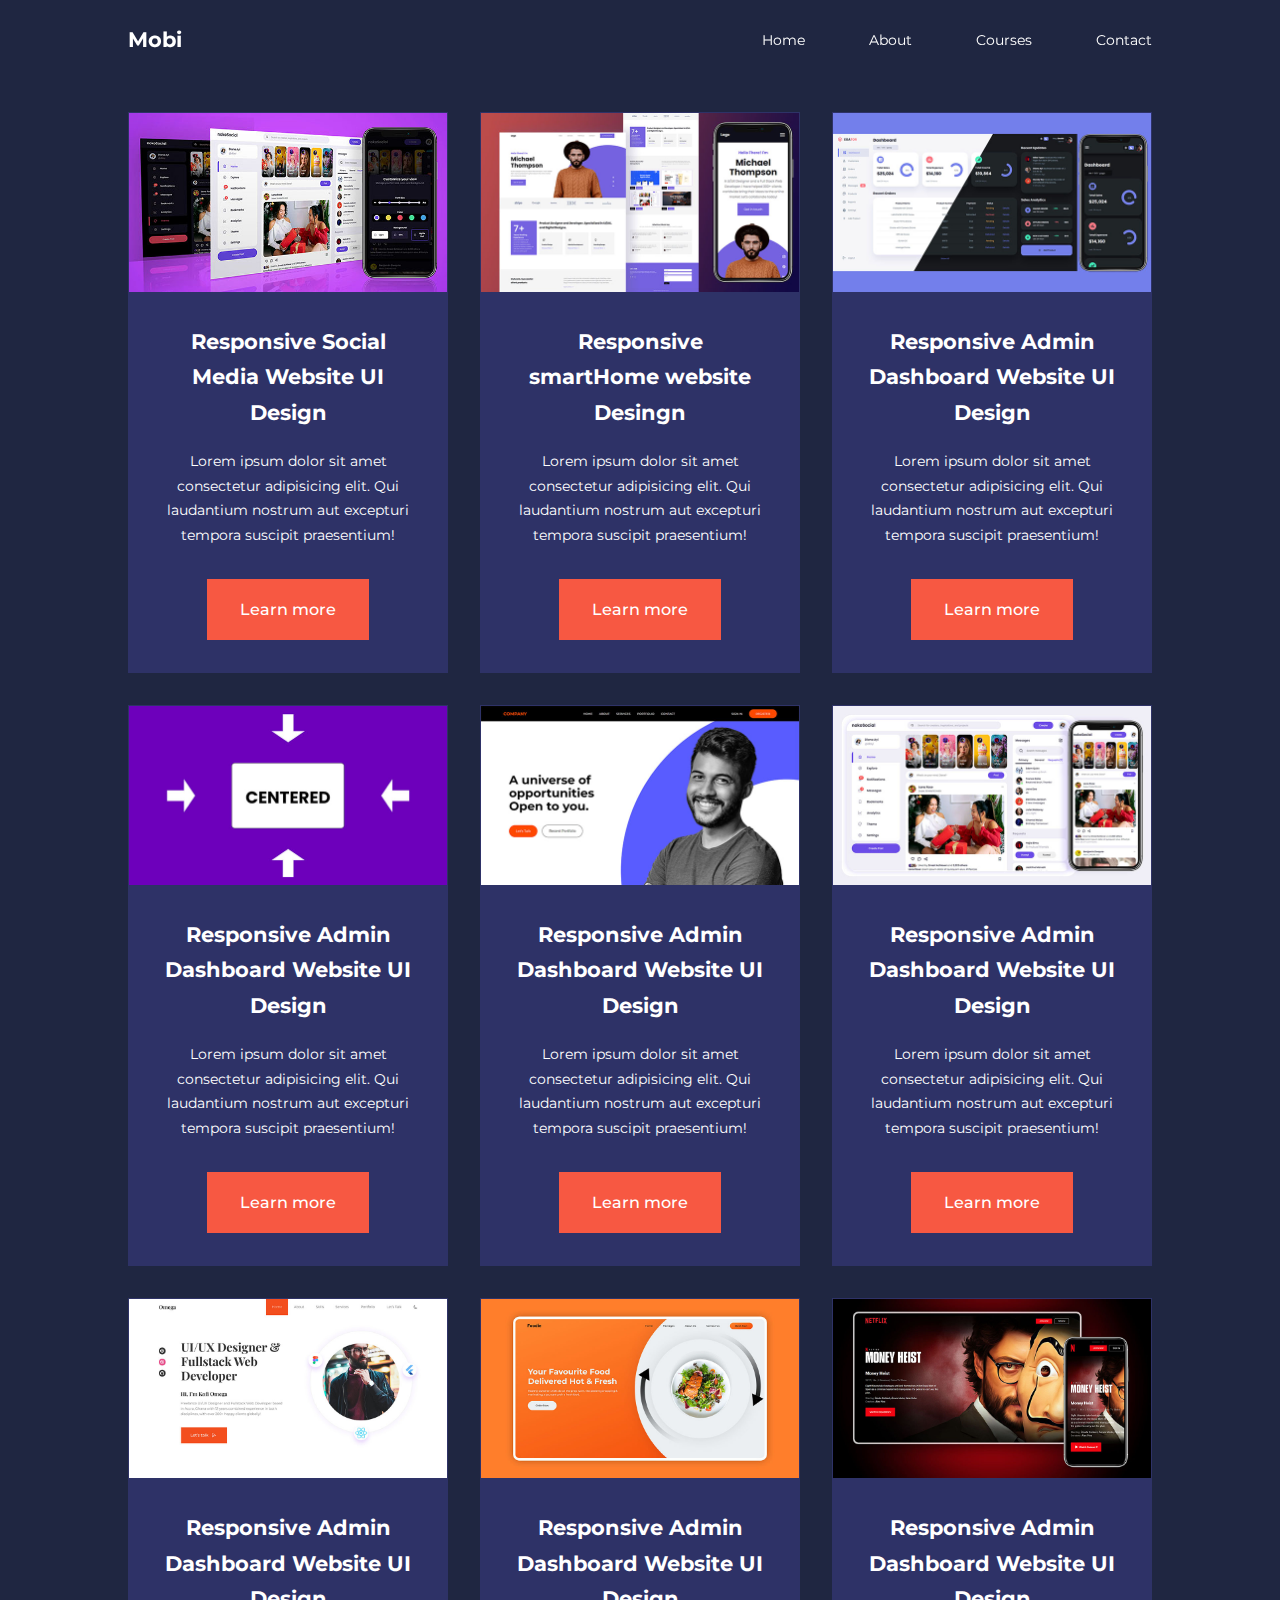
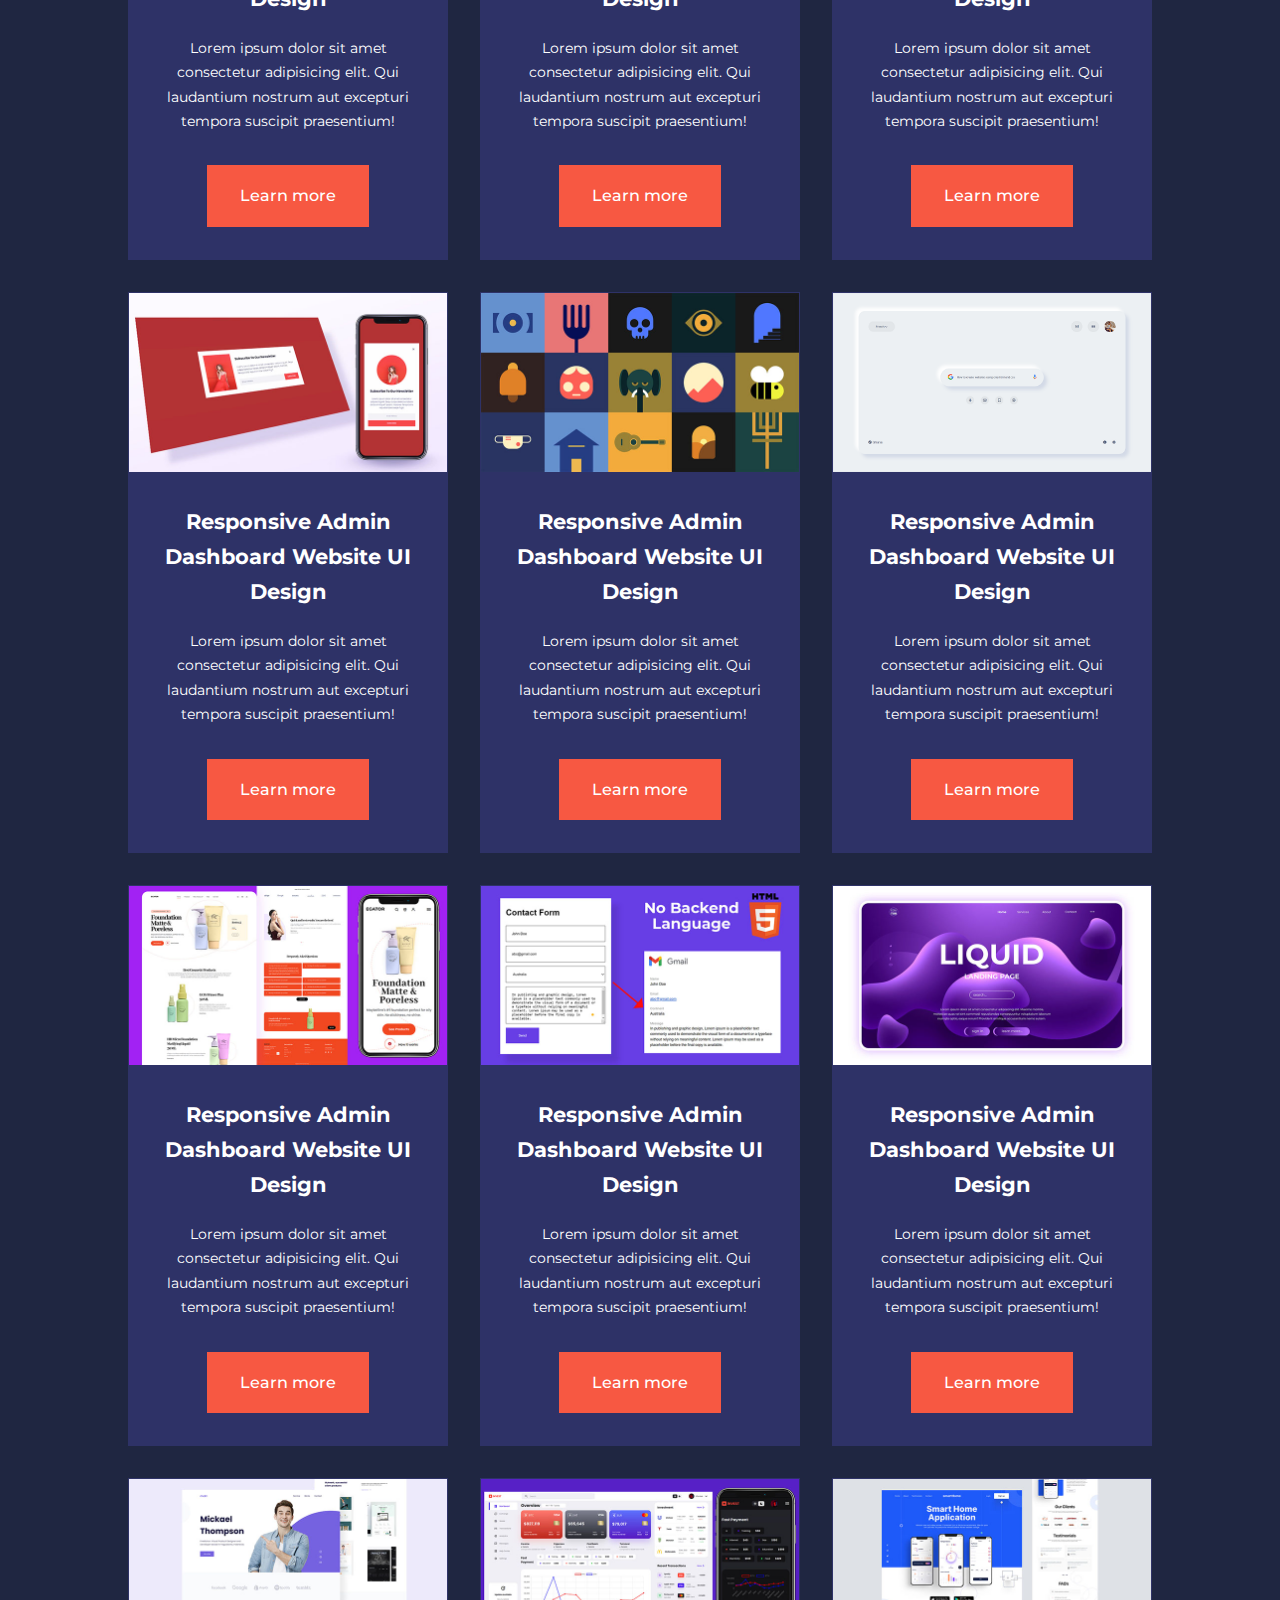
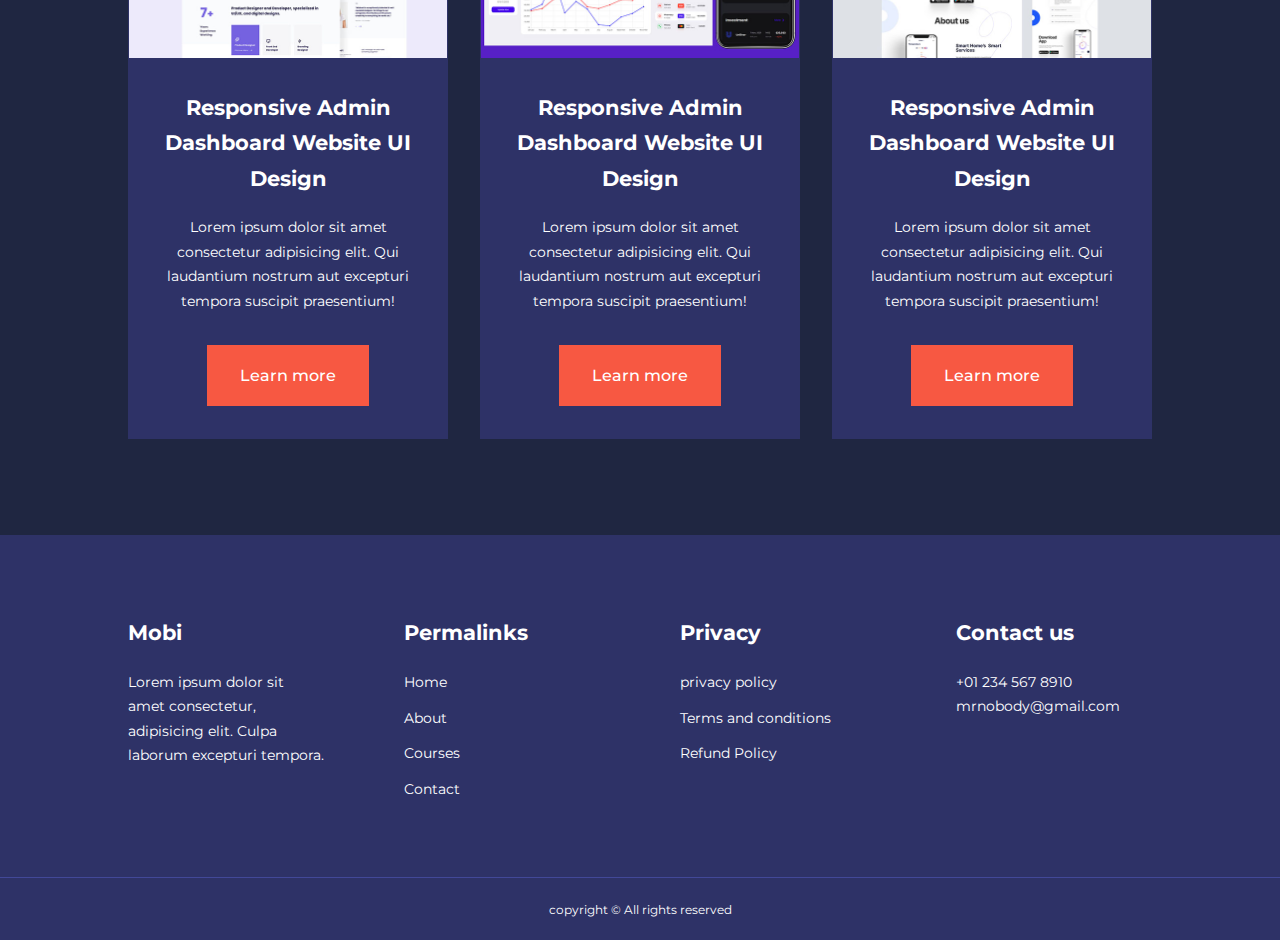
<file: Html/courses.html>
<!DOCTYPE html>
<html lang="en">
  <head>
    <meta charset="UTF-8" />
    <meta name="viewport" content="width=device-width, initial-scale=1.0" />
    <title>School website</title>
    <link rel="stylesheet" href="/css/style.css" />
    <style>
      .courses {
        margin-top: 1rem;
      }
    </style>
    <link
      rel="stylesheet"
      href="https://unicons.iconscout.com/release/v4.0.8/css/line.css"
    />
    <link
      rel="stylesheet"
      href="https://cdn.jsdelivr.net/npm/swiper@9/swiper-bundle.min.css"
    />
  </head>
  <body>
    <!-- nav section starts here -->
    <nav>
      <div class="container nav__container">
        <a href="index.html"><h4>Mobi</h4></a>
        <ul class="nav__menu">
          <li><a href="index.html">Home</a></li>
          <li><a href="about.html">About</a></li>
          <li><a href="courses.html">Courses</a></li>
          <li><a href="contact.html">Contact</a></li>
        </ul>
        <button id="open-menu-btn"><i class="uil uil-bars"></i></button>
        <button id="close-menu-btn"><i class="uil uil-multiply"></i></button>
      </div>
    </nav>

    <!-- nav section ends here -->

    <!-- courses section starts here -->

    <section class="courses">
      <div class="container course_container">
        <article class="course">
          <div class="course_image">
            <img src="/images/course1.jpg" alt="" />
          </div>
          <div class="course_info">
            <h4>Responsive Social Media Website UI Design</h4>
            <p>
              Lorem ipsum dolor sit amet consectetur adipisicing elit. Qui
              laudantium nostrum aut excepturi tempora suscipit praesentium!
            </p>
            <a href="courses.html" class="btn btn-primary">Learn more</a>
          </div>
        </article>

        <article class="course">
          <div class="course_image">
            <img src="/images/course2.jpg" alt="" />
          </div>
          <div class="course_info">
            <h4>Responsive smartHome website Desingn</h4>
            <p>
              Lorem ipsum dolor sit amet consectetur adipisicing elit. Qui
              laudantium nostrum aut excepturi tempora suscipit praesentium!
            </p>
            <a href="courses.html" class="btn btn-primary">Learn more</a>
          </div>
        </article>

        <article class="course">
          <div class="course_image">
            <img src="/images/course3.jpg" alt="" />
          </div>
          <div class="course_info">
            <h4>Responsive Admin Dashboard Website UI Design</h4>
            <p>
              Lorem ipsum dolor sit amet consectetur adipisicing elit. Qui
              laudantium nostrum aut excepturi tempora suscipit praesentium!
            </p>
            <a href="courses.html" class="btn btn-primary">Learn more</a>
          </div>
        </article>
        <article class="course">
          <div class="course_image">
            <img src="/images/course4.jpg" alt="" />
          </div>
          <div class="course_info">
            <h4>Responsive Admin Dashboard Website UI Design</h4>
            <p>
              Lorem ipsum dolor sit amet consectetur adipisicing elit. Qui
              laudantium nostrum aut excepturi tempora suscipit praesentium!
            </p>
            <a href="courses.html" class="btn btn-primary">Learn more</a>
          </div>
        </article>
        <article class="course">
          <div class="course_image">
            <img src="/images/course5.jpg" alt="" />
          </div>
          <div class="course_info">
            <h4>Responsive Admin Dashboard Website UI Design</h4>
            <p>
              Lorem ipsum dolor sit amet consectetur adipisicing elit. Qui
              laudantium nostrum aut excepturi tempora suscipit praesentium!
            </p>
            <a href="courses.html" class="btn btn-primary">Learn more</a>
          </div>
        </article>
        <article class="course">
          <div class="course_image">
            <img src="/images/course6.jpg" alt="" />
          </div>
          <div class="course_info">
            <h4>Responsive Admin Dashboard Website UI Design</h4>
            <p>
              Lorem ipsum dolor sit amet consectetur adipisicing elit. Qui
              laudantium nostrum aut excepturi tempora suscipit praesentium!
            </p>
            <a href="courses.html" class="btn btn-primary">Learn more</a>
          </div>
        </article>
        <article class="course">
          <div class="course_image">
            <img src="/images/course7.jpg" alt="" />
          </div>
          <div class="course_info">
            <h4>Responsive Admin Dashboard Website UI Design</h4>
            <p>
              Lorem ipsum dolor sit amet consectetur adipisicing elit. Qui
              laudantium nostrum aut excepturi tempora suscipit praesentium!
            </p>
            <a href="courses.html" class="btn btn-primary">Learn more</a>
          </div>
        </article>
        <article class="course">
          <div class="course_image">
            <img src="/images/course8.jpg" alt="" />
          </div>
          <div class="course_info">
            <h4>Responsive Admin Dashboard Website UI Design</h4>
            <p>
              Lorem ipsum dolor sit amet consectetur adipisicing elit. Qui
              laudantium nostrum aut excepturi tempora suscipit praesentium!
            </p>
            <a href="courses.html" class="btn btn-primary">Learn more</a>
          </div>
        </article>
        <article class="course">
          <div class="course_image">
            <img src="/images/course9.jpg" alt="" />
          </div>
          <div class="course_info">
            <h4>Responsive Admin Dashboard Website UI Design</h4>
            <p>
              Lorem ipsum dolor sit amet consectetur adipisicing elit. Qui
              laudantium nostrum aut excepturi tempora suscipit praesentium!
            </p>
            <a href="courses.html" class="btn btn-primary">Learn more</a>
          </div>
        </article>
        <article class="course">
          <div class="course_image">
            <img src="/images/course10.jpg" alt="" />
          </div>
          <div class="course_info">
            <h4>Responsive Admin Dashboard Website UI Design</h4>
            <p>
              Lorem ipsum dolor sit amet consectetur adipisicing elit. Qui
              laudantium nostrum aut excepturi tempora suscipit praesentium!
            </p>
            <a href="courses.html" class="btn btn-primary">Learn more</a>
          </div>
        </article>
        <article class="course">
          <div class="course_image">
            <img src="/images/course11.jpg" alt="" />
          </div>
          <div class="course_info">
            <h4>Responsive Admin Dashboard Website UI Design</h4>
            <p>
              Lorem ipsum dolor sit amet consectetur adipisicing elit. Qui
              laudantium nostrum aut excepturi tempora suscipit praesentium!
            </p>
            <a href="courses.html" class="btn btn-primary">Learn more</a>
          </div>
        </article>
        <article class="course">
          <div class="course_image">
            <img src="/images/course12.jpg" alt="" />
          </div>
          <div class="course_info">
            <h4>Responsive Admin Dashboard Website UI Design</h4>
            <p>
              Lorem ipsum dolor sit amet consectetur adipisicing elit. Qui
              laudantium nostrum aut excepturi tempora suscipit praesentium!
            </p>
            <a href="courses.html" class="btn btn-primary">Learn more</a>
          </div>
        </article>
        <article class="course">
          <div class="course_image">
            <img src="/images/course13.jpg" alt="" />
          </div>
          <div class="course_info">
            <h4>Responsive Admin Dashboard Website UI Design</h4>
            <p>
              Lorem ipsum dolor sit amet consectetur adipisicing elit. Qui
              laudantium nostrum aut excepturi tempora suscipit praesentium!
            </p>
            <a href="courses.html" class="btn btn-primary">Learn more</a>
          </div>
        </article>
        <article class="course">
          <div class="course_image">
            <img src="/images/course14.jpg" alt="" />
          </div>
          <div class="course_info">
            <h4>Responsive Admin Dashboard Website UI Design</h4>
            <p>
              Lorem ipsum dolor sit amet consectetur adipisicing elit. Qui
              laudantium nostrum aut excepturi tempora suscipit praesentium!
            </p>
            <a href="courses.html" class="btn btn-primary">Learn more</a>
          </div>
        </article>
        <article class="course">
          <div class="course_image">
            <img src="/images/course15.jpg" alt="" />
          </div>
          <div class="course_info">
            <h4>Responsive Admin Dashboard Website UI Design</h4>
            <p>
              Lorem ipsum dolor sit amet consectetur adipisicing elit. Qui
              laudantium nostrum aut excepturi tempora suscipit praesentium!
            </p>
            <a href="courses.html" class="btn btn-primary">Learn more</a>
          </div>
        </article>
        <article class="course">
          <div class="course_image">
            <img src="/images/course16.jpg" alt="" />
          </div>
          <div class="course_info">
            <h4>Responsive Admin Dashboard Website UI Design</h4>
            <p>
              Lorem ipsum dolor sit amet consectetur adipisicing elit. Qui
              laudantium nostrum aut excepturi tempora suscipit praesentium!
            </p>
            <a href="courses.html" class="btn btn-primary">Learn more</a>
          </div>
        </article>
        <article class="course">
          <div class="course_image">
            <img src="/images/course17.jpg" alt="" />
          </div>
          <div class="course_info">
            <h4>Responsive Admin Dashboard Website UI Design</h4>
            <p>
              Lorem ipsum dolor sit amet consectetur adipisicing elit. Qui
              laudantium nostrum aut excepturi tempora suscipit praesentium!
            </p>
            <a href="courses.html" class="btn btn-primary">Learn more</a>
          </div>
        </article>
        <article class="course">
          <div class="course_image">
            <img src="/images/course18.jpg" alt="" />
          </div>
          <div class="course_info">
            <h4>Responsive Admin Dashboard Website UI Design</h4>
            <p>
              Lorem ipsum dolor sit amet consectetur adipisicing elit. Qui
              laudantium nostrum aut excepturi tempora suscipit praesentium!
            </p>
            <a href="courses.html" class="btn btn-primary">Learn more</a>
          </div>
        </article>
      </div>
    </section>

    <!-- courses section ends here -->

    <!-- footer section starts here -->

    <footer>
      <div class="container footer_container">
        <div class="footer_1">
          <a href="index.html" class="footer_logo"><h4>Mobi</h4></a>
          <p>
            Lorem ipsum dolor sit amet consectetur, adipisicing elit. Culpa
            laborum excepturi tempora.
          </p>
        </div>
        <div class="footer_2">
          <h4>Permalinks</h4>
          <ul class="permalinks">
            <li><a href="index.html">Home</a></li>
            <li><a href="about.html">About</a></li>
            <li><a href="courses.html">Courses</a></li>
            <li><a href="contact.html">Contact</a></li>
          </ul>
        </div>
        <div class="footer_3">
          <h4>Privacy</h4>
          <ul class="privacy">
            <li><a href="#">privacy policy</a></li>
            <li><a href="#">Terms and conditions</a></li>
            <li><a href="#">Refund Policy</a></li>
          </ul>
        </div>

        <div class="footer_4">
          <h4>Contact us</h4>
          <p>+01 234 567 8910</p>
          <p>mrnobody@gmail.com</p>

          <ul class="footer_socials">
            <li>
              <a href="#"><i class="uil uil-facebook-f"></i></a>
            </li>
            <li>
              <a href="#"><i class="uil uil-instagram-alt"></i></a>
            </li>
            <li>
              <a href="#"><i class="uil uil-twitter"></i></a>
            </li>
            <li>
              <a href="#"><i class="uil uil-linkedin-alt"></i></a>
            </li>
          </ul>
        </div>
      </div>
      <div class="footer_copyright">
        <small> copyright &copy; All rights reserved</small>
      </div>
    </footer>
    <!-- footer section ends here -->

    <script src="https://cdn.jsdelivr.net/npm/swiper@9/swiper-bundle.min.js"></script>
    <script src="/main.js"></script>

    <script>
      var swiper = new Swiper(".mySwiper", {
        slidesPerView: 1,
        spaceBetween: 30,
        pagination: {
          el: ".swiper-pagination",
          clickable: true,
        },
        breakpoints: {
          600: {
            slidesPerView: 2,
          },
        },
      });
    </script>
  </body>
</html>
</file>
<file: css/style.css>
@import url("https://fonts.googleapis.com/css2?family=Montserrat:wght@300;400;500;600;700;800;900&display=swap");

* {
  margin: 0;
  padding: 0;
  border: 0;
  outline: 0;
  text-decoration: none;
  list-style: none;
  box-sizing: border-box;
}

:root {
  --color-primary: #6c63ff;
  --color-success: #00bf8e;
  --color-warning: #f7c94b;
  --color-danger: #f75842;
  --color-danger-variant: rgba(247, 88, 66, 0.4);
  --color-white: #fff;
  --color-light: rgba(255, 255, 255, 0.7);
  --color-black: #000;
  --color-bg: #1f2641;
  --color-bg1: #2e3267;
  --color-bg2: #424898;

  --container-width-1g: 80%;
  --container-width-md: 90%;
  --container-width-sm: 94%;
  --transition: all 400ms ease;
}

body {
  font-family: "montserrat", sans-serif;
  line-height: 1.7;
  color: var(--color-white);
  background-color: var(--color-bg);
}

.container {
  width: var(--container-width-1g);
  margin: 0 auto;
}

section {
  padding: 6rem 0;
}

section h2 {
  text-align: center;
  margin-bottom: 4rem;
}

h1 h2 h3 h4 h5 {
  line-height: 1.2;
}

h1 {
  font-size: 2.4 rem;
}

h2 {
  font-size: 2rem;
}

h3 {
  font-size: 1.6rem;
}

h4 {
  font-size: 1.3rem;
}

a {
  color: var(--color-white);
}

img {
  width: 100%;
  display: block;
  object-fit: cover;
}

.btn {
  display: inline-block;
  background: var(--color-white);
  color: var(--color-black);
  padding: 1rem 2rem;
  border: 1px solid transparent;
  font-weight: 500;
  transition: var(--transition);
}

.btn:hover {
  background: transparent;
  color: var(--color-white);
  border-color: var(--color-white);
}

.btn-primary {
  background: var(--color-danger);
  color: var(--color-white);
}

/* nav section starts here */

nav {
  background: transparent;
  width: 100vw;
  height: 5rem;
  position: fixed;
  top: 0;
  z-index: 11;
}

/* navbar scroll behavuour JS */

.window-scroll {
  background: var(--color-primary);
  box-shadow: 0 1rem 2rem rgba(0, 0, 0, 0.2);
}

.nav__container {
  height: 100%;
  display: flex;
  justify-content: space-between;
  align-items: center;
}

nav button {
  display: none;
}

.nav__menu {
  display: flex;
  align-items: center;
  gap: 4rem;
}

.nav__menu a {
  font-size: 0.9rem;
  transition: all 400ms ease;
}

.nav__menu a:hover {
  color: var(--color-bg2);
}

/* nav section ends here */

/* header section starts here */
header {
  position: relative;
  top: 5rem;
  overflow: hidden;
  height: 70vh;
  margin-bottom: 5rem;
}

.header_container {
  display: grid;
  grid-template-columns: 1fr 1fr;
  align-items: center;
  gap: 5rem;
  height: 100%;
}

.header_left p {
  margin: 1rem 0 2.4rem;
}

/* header section ends here */

/* category section starts here */

.categories {
  background: var(--color-bg1);
  height: 32rem;
}

.categories h1 {
  line-height: 1;
  margin-bottom: 3rem;
}

.categories_container {
  display: grid;
  grid-template-columns: 40% 60%;
}

.categories_left {
  margin: 2rem;
}

.categories_left p {
  margin: 1rem 0 3rem;
}

.categories_right {
  display: grid;
  grid-template-columns: repeat(3, 1fr);
  gap: 1.2rem;
}

.category {
  background: var(--color-bg2);
  padding: 2rem;
  border-radius: 2rem;
  transition: var(--transition);
}

.category:hover {
  box-shadow: 0 3rem 3rem rgba(0, 0, 0, 0.3);
  z-index: 1;
}

.category_icon {
  background: var(--color-primary);
  padding: 0.5rem;
  border-radius: 0.9rem;
}

.category h5 {
  margin: 2rem 0 1 rem;
}

.category p {
  font-size: 0.85rem;
}

.category:nth-child(2) .category_icon {
  background: var(--color-danger);
}

.category:nth-child(3) .category_icon {
  background: var(--color-success);
}

.category:nth-child(4) .category_icon {
  background: var(--color-warning);
}

.category:nth-child(6) .category_icon {
  background: var(--color-success);
}

/* courses section starts here */

.courses {
  margin-top: 10rem;
}

.course_container {
  display: grid;
  grid-template-columns: repeat(3, 1fr);
  gap: 2rem;
}

.course {
  background: var(--color-bg1);
  text-align: center;
  border: 1px solid transparent;
  transition: var(--transition);
}

.course:hover {
  background: transparent;
  border-color: var(--color-primary);
}

.course_info {
  padding: 2rem;
}

.course_info p {
  margin: 1.2rem 0 2rem;
  font-size: 0.9rem;
}

/* courses section ends here */

/* asked questions section starts here */

.faqs {
  background: var(--color-bg);
  box-shadow: inset 0 0 3rem rgba(0, 0, 0, 0.5);
}

.faqs_container {
  display: grid;
  grid-template-columns: 1fr 1fr;
  gap: 1rem;
}

.faq {
  padding: 2rem;
  display: flex;
  align-items: center;
  gap: 1.4rem;
  height: fit-content;
  background: var(--color-primary);
  cursor: pointer;
}

.faq h4 {
  font-size: 1rem;
  line-height: 2.2;
}

.faq_icon {
  align-self: flex-start;
  font-size: 1.2rem;
}

.faq p {
  margin-top: 0.8rem;
  display: none;
}

.faq.open p {
  display: block;
}

/* asked questions section ends here */

/* testimonial section starts here */

.testimonials_conatiner {
  overflow-x: hidden;
  position: relative;
  margin-bottom: 5rem;
}

.testimonials {
  padding-top: 2rem;
}

.avatar {
  width: 6rem;
  height: 6rem;
  overflow: hidden;
  margin: 0 auto 1rem;
  border-radius: 50%;
  border: 1rem solid var(--color-bg1);
}

.testimonial_info {
  text-align: center;
}

.testimonial_body {
  background: var(--color-primary);
  padding: 2rem;
  margin-top: 3rem;
  position: relative;
}

.testimonial_body::before {
  content: "";
  display: block;
  background: linear-gradient(
    135deg,
    transparent,
    var(--color-primary),
    var(--color-primary),
    var(--color-primary)
  );
  width: 3rem;
  height: 3rem;
  position: absolute;
  left: 50%;
  top: -1.5rem;
  transform: rotate(45deg);
}

/* testmonial section ends here */

/* footer section starts here */
footer {
  background: var(--color-bg1);
  padding-top: 5rem;
  font-size: 0.9rem;
}

.footer_container {
  display: grid;
  grid-template-columns: repeat(4, 1fr);
  gap: 5rem;
}

.footer_container > div h4 {
  margin-bottom: 1.2rem;
}

.footer_1p {
  margin: 0 0 2rem;
}

footer ul li {
  margin-bottom: 0.7rem;
}

footer ul li a:hover {
  text-decoration: underline;
}

.footer_socials {
  display: flex;
  gap: 1rem;
  font-size: 1.2rem;
  margin-top: 2rem;
}

.footer_copyright {
  text-align: center;
  margin-top: 4rem;
  padding: 1.2rem 0;
  border-top: 1px solid var(--color-bg2);
}

/* footer section ends here */

/* media querie section */

@media screen and (max-width: 1024px) {
  .container {
    width: var(--container-width-md);
  }
  h1 {
    font-size: 2.2rem;
  }
  h2 {
    font-size: 1.7rem;
  }
  h3 {
    font-size: 1.4rem;
  }
  h4 {
    font-size: 1.2rem;
  }
  nav button {
    display: inline-block;
    background: transparent;
    font-size: 1.8rem;
    color: var(--color-white);
    cursor: pointer;
  }
  nav button#close-menu-btn {
    display: none;
  }
  .nav__menu {
    position: fixed;
    top: 5rem;
    right: 5%;
    height: fit-content;
    width: 18rem;
    flex-direction: column;
    gap: 0;
    display: none;
  }
  .nav__menu li {
    width: 100%;
    height: 5.8rem;
    animation: animateNavItems 400ms linear forwards;
    transform-origin: top right;
    opacity: 0;
  }
  .nav__menu li:nth-child(2) {
    animation-delay: 200ms;
  }
  .nav__menu li:nth-child(3) {
    animation-delay: 400ms;
  }
  .nav__menu li:nth-child(4) {
    animation-delay: 600ms;
  }
  @keyframes animateNavItems {
    0% {
      transform: rotateZ(-90deg) rotateX(90deg) scale(0.1);
    }
    100% {
      transform: rotateZ(0) rotateX(0) scale(1);
      opacity: 1;
    }
  }

  .nav__menu li a {
    background: var(--color-primery);
    box-shadow: -4rem 6rem 10rem rgba(0, 0, 0, 0.6);
    width: 100%;
    height: 100%;
    display: grid;
    place-items: center;
  }
  .nav__menu li a:hover {
    background: var(--color-bg2);
    color: var(--color-white);
  }
  header {
    height: 52vh;
    margin-bottom: 4rem;
  }

  .header_container {
    gap: 0;
    margin-bottom: 3rem;
  }

  .categories {
    height: auto;
  }
  .categories_container {
    grid-template-columns: 1fr;
    gap: 3rem;
  }
  .categories_left {
    margin-right: 0;
  }

  .courses {
    margin-top: 0;
  }
  .courses_container {
    grid-template-columns: 1fr 1fr;
  }
  .faqs_container {
    grid-template-columns: 1fr;
  }

  .faq {
    padding: 1.5rem;
  }

  .footer_container {
    grid-template-columns: 1fr 1fr;
  }
}

@media screen and (max-width: 600px) {
  .container {
    width: var(--container-width-sm);
  }
  .nav__menu {
    right: 3%;
  }
  header {
    height: 100vh;
  }
  .header_container {
    grid-template-columns: 1fr;
    text-align: center;
    margin-top: 0;
  }
  .header_left {
    margin-bottom: 1.3rem;
  }
  .categories_right {
    grid-template-columns: 1fr 1fr;
    gap: 0.7rem;
  }
  .category {
    padding: 1rem;
    border-radius: 1rem;
  }
  .category_icon {
    margin-top: 4px;
    display: inline-block;
  }

  .courses_container {
    grid-template-columns: 1fr;
  }
  .testimonial_body {
    padding: 1.2rem;
  }

  .footer_container {
    grid-template-columns: 1fr;
    text-align: center;
    gap: 2rem;
  }
  .footer_1 p {
    margin: 1rem auto;
  }
  .footer_socials {
    justify-content: center;
  }
}
</file>
<file: css/about.css>
* {
  margin: 0;
  padding: 0;
  border: 0;
  outline: 0;
  text-decoration: none;
  list-style: none;
  box-sizing: border-box;
}

:root {
  --color-primary: #6c63ff;
  --color-success: #00bf8e;
  --color-warning: #f7c94b;
  --color-danger: #f75842;
  --color-danger-variant: rgba(247, 88, 66, 0.4);
  --color-white: #fff;
  --color-light: rgba(255, 255, 255, 0.7);
  --color-black: #000;
  --color-bg: #1f2641;
  --color-bg1: #2e3267;
  --color-bg2: #424898;

  --container-width-1g: 80%;
  --container-width-md: 90%;
  --container-width-sm: 94%;
  --transition: all 400ms ease;
}

body {
  font-family: "montserrat", sans-serif;
  line-height: 1.7;
  color: var(--color-white);
  background-color: var(--color-bg);
}

.container {
  width: var(--container-width-1g);
  margin: 0 auto;
}

/* acheivements section starts here */

.about_acheivements {
  margin-top: 3rem;
}
.about_acheivements-container {
  display: grid;
  grid-template-columns: 40% 60%;
  gap: 5rem;
}

.about_acheivements-right > p {
  margin: 1.6rem 0 2.5rem;
}

.acheivements_cards {
  display: grid;
  grid-template-columns: repeat(3, 1fr);
  gap: 1.5rem;
}

.acheivement_card {
  background: var(--color-bg1);
  padding: 1.6rem;
  border-radius: 1rem;
  text-align: center;
  transition: var(--transition);
}

.acheivement_card:hover {
  background: var(--color-bg2);
  box-shadow: 0 3rem 3rem rgba(0, 0, 0, 0.3);
}
.acheivement_icon {
  background: var(--color-danger);
  padding: 0.6rem;
  border-radius: 1rem;
  display: inline-block;
  margin-bottom: 2rem;
  font-size: 2rem;
}

.acheivement_card:nth-child(2) .acheivement_icon {
  background-color: var(--color-success);
}
.acheivement_card:nth-child(3) .acheivement_icon {
  background-color: var(--color-primary);
}

.acheivement_card p {
  margin-top: 1rem;
}

/* acheivements section ends here */

/* team section starts here */

.team {
  background: var(--color-bg1);
  box-shadow: inset 0 0 3rem rgba(0, 0, 0, 0.5);
}

.team_container {
  display: grid;
  grid-template-columns: repeat(4, 1fr);
  gap: 2rem;
}

.team_member {
  background: var(--color-bg2);
  padding: 2rem;
  border: 1px solid transparent;
  transition: var(--transition);
  position: relative;
  overflow: hidden;
}

.team_member:hover {
  background: transparent;
  border-color: var(--color-primary);
  box-shadow: 0 3rem 3rem rgba(0, 0, 0, 0.3);
  z-index: 1;
}
.team_member-image > img {
  filter: saturate(0);
}

.team_member-image:hover > img {
  filter: saturate(1);
}

.team_member-info * {
  text-align: center;
  margin-top: 1.4rem;
}

.team_member-info {
  color: var(--color-light);
}

.team_member-socials {
  position: absolute;
  top: 50%;
  transform: translateY(-50%);
  right: -100%;
  display: flex;
  flex-direction: column;
  background: var(--color-primary);
  border-radius: 1rem 0 0 1rem;
  box-shadow: -2rem 0 2rem rgba(0, 0, 0, 0.3);
  transition: var(--transition);
}

.team_member:hover .team_member-socials {
  right: 0;
}

.team_member-socials a {
  padding: 1rem;
}

/* team setion ends here */

/*  Media Queries starts here */

@media screen and (max-width: 1024px) {
  .about_acheivements {
    margin-top: 2rem;
  }
  .about_acheivements-container {
    grid-template-columns: 1fr;
    gap: 4rem;
  }

  .about_acheivements-left {
    width: 80%;
    margin: 0 auto;
  }
  .team_container {
    grid-template-columns: repeat(3, 1fr);
    gap: 1.5rem;
  }

  .team_member {
    padding: 1rem;
  }
}

@media screen and (max-width: 600px) {
  .acheivement_card {
    grid-template-columns: 1fr 1fr;
    gap: 0.7rem;
  }
  .team_container {
    grid-template-columns: 1fr, 1fr;
    gap: 0.7rem;
  }

  .team_member {
    padding: 0;
  }
  .team_member p {
    margin-bottom: 1.5rem;
  }
}
</file>
<file: css/contact.css>
.contact_container {
  background: var(--color-bg1);
  padding: 4rem;
  display: grid;
  grid-template-columns: 40% 60%;
  gap: 4rem;
  height: 30rem;
  margin: 7rem auto;
  border-radius: 1rem;
}

/* aside section starts here */

.contact_aside {
  background: var(--color-primary);
  padding: 3rem;
  border-radius: 1rem;
  position: relative;
  bottom: 10rem;
}

.aside_image {
  width: 12rem;
  margin-bottom: 2rem;
}

.contact_aside h2 {
  text-align: left;
  margin-bottom: 1rem;
}

.contact_aside p {
  font-size: 0.9rem;
  margin-bottom: 2rem;
}

.contact_details li {
  display: flex;
  gap: 1em;
  margin-bottom: 1rem;
}

.contact_socials {
  display: flex;
  gap: 0.8rem;
  margin-top: 3rem;
}

.contact_socials a {
  background: var(--color-bg2);
  padding: 0.5rem;
  border-radius: 50%;
  font-size: 0.9;
  transition: 400ms ease;
}

.contact_socials a:hover {
  background: transparent;
}

/* aside section ends here */

/* form section starts here */

.contact_form {
  display: flex;
  flex-direction: column;
  gap: 1.2rem;
  margin-right: 4rem;
}

.form_name {
  display: flex;
  gap: 1.2rem;
}

.contact_form input[type="text"] {
  width: 50%;
}

input,
textarea {
  width: 100%;
  padding: 1rem;
  background: var(--color-bg);
  color: var(--color-white);
}

.contact_form .btn {
  width: max-content;
  cursor: pointer;
  margin-top: 1rem;
}

/* media querie  starts here*/

@media screen and (max-width: 1024px) {
  .contact {
    padding-bottom: 0;
  }
  .contact_container {
    gap: 1.5rem;
    margin-top: 3rem;
    height: auto;
    padding: 1.5rem;
  }

  .contact_aside {
    width: auto;
    padding: 1.5rem;
    bottom: 0;
  }
  .contact_form {
    align-self: center;
    margin-right: 1.5rem;
  }
}

@media screen and (max-width: 600px) {
  .contact_container {
    grid-template-columns: 1fr;
    gap: 3rem;
    margin-top: 0;
    padding: 0;
  }

  .contact_form {
    margin: 0 1.5rem 3rem;
  }

  .form_name {
    flex-direction: column;
  }

  .form_name input[type="text"] {
    width: 100%;
  }
}

/* media querie ends here */
</file>
